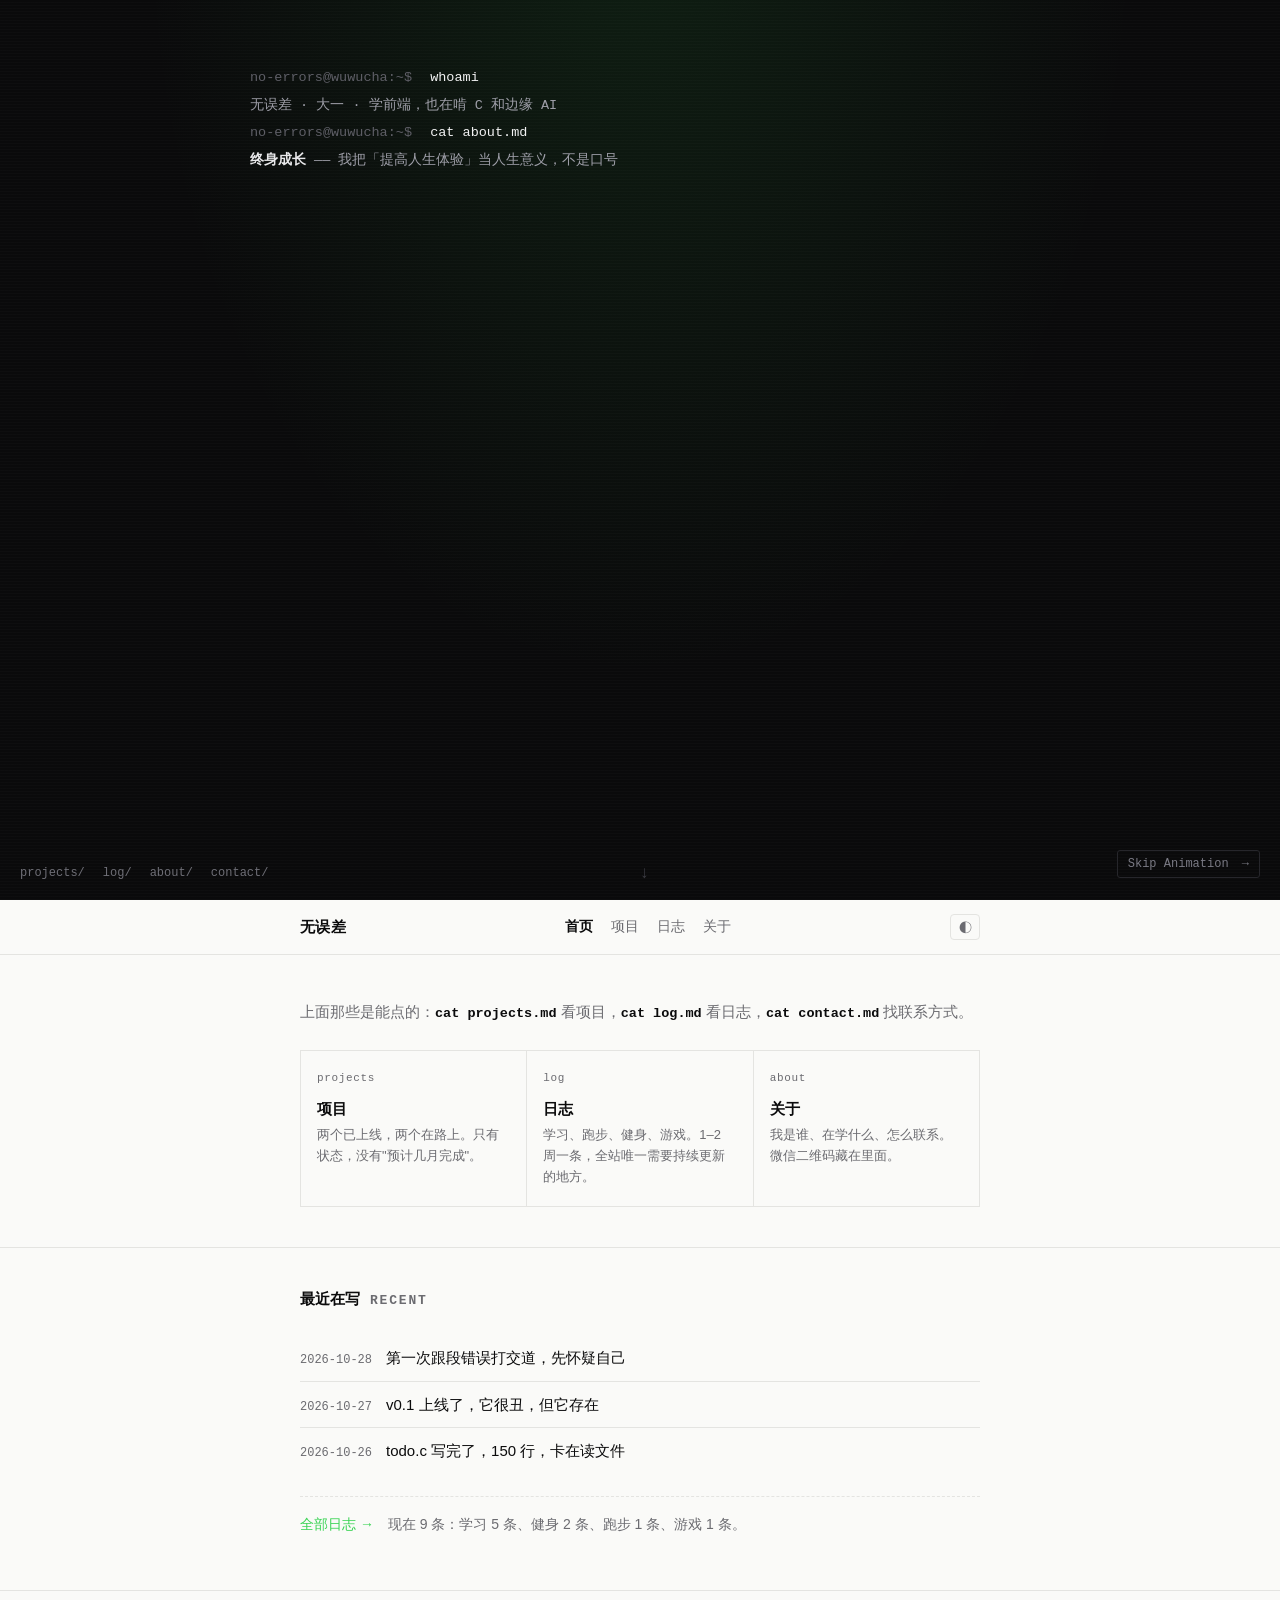
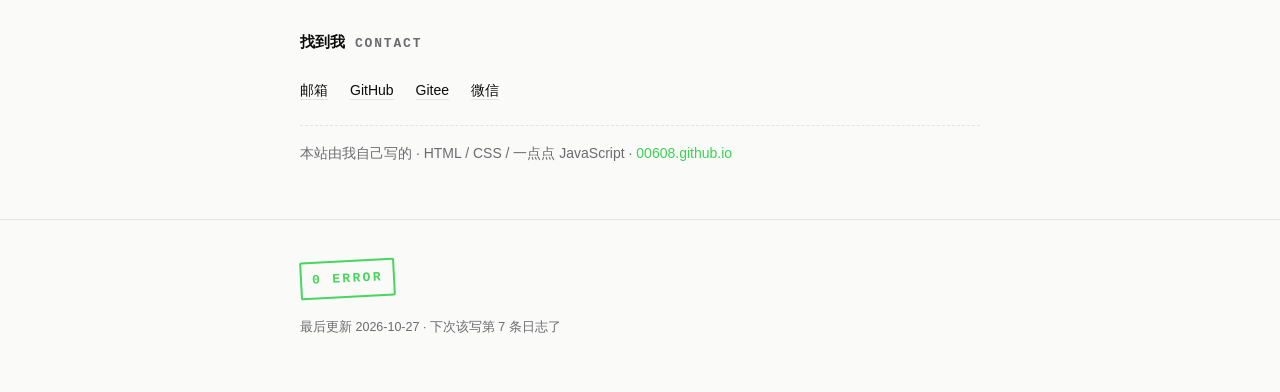
<file: index.html>
<!DOCTYPE html>
<html lang="zh-CN">
<head>
<meta charset="utf-8">
<script>try{var t=localStorage.getItem('we-theme');if(t)document.documentElement.dataset.theme=t;}catch(e){}</script>
<meta name="viewport" content="width=device-width, initial-scale=1">
<title>无误差 | 大一，学前端，也在啃 C 与边缘 AI</title>
<meta name="description" content="无误差（00608）。大一，学前端，也在啃 C 和边缘 AI。终身成长、超级 i 人、跑步、健身、游戏、高敏、自我管理。">
<meta name="theme-color" content="#0A0A0B">
<meta property="og:type" content="website">
<meta property="og:title" content="无误差 | 大一，学前端，也在啃 C 与边缘 AI">
<meta property="og:description" content="终身成长、超级 i 人、跑步、健身、游戏、高敏人群、自我管理、正在学前端。">
<link rel="icon" href="data:image/svg+xml,%3Csvg xmlns='http://www.w3.org/2000/svg' viewBox='0 0 32 32'%3E%3Crect width='32' height='32' fill='%230A0A0B'/%3E%3Ctext x='16' y='23' font-size='18' font-family='monospace' fill='%2339D353' text-anchor='middle'%3E0%3C/text%3E%3C/svg%3E">
<link rel="stylesheet" href="assets/style.css?v=6">
</head>
<body>

<!-- ==================== 第一节：整屏终端 ==================== -->
<section class="boot" id="boot">
  <div class="boot-inner">

    <div class="lines" id="termLines">
      <div class="ln" data-type>
        <span class="ps">no-errors@wuwucha:~$</span><span class="ty">whoami</span>
      </div>
      <div class="ln out">无误差 · 大一 · 学前端，也在啃 C 和边缘 AI</div>

      <div class="ln" data-type>
        <span class="ps">no-errors@wuwucha:~$</span><span class="ty">cat about.md</span>
      </div>
      <div class="ln out"><b>终身成长</b> —— 我把「提高人生体验」当人生意义，不是口号</div>
      <div class="ln out"><b>超级 i 人</b> —— 人群里耗电，独处时充电</div>
      <div class="ln out"><b>跑步爱好者</b> —— 用配速表看自己有没有变快</div>
      <div class="ln out"><b>健身爱好者</b> —— 在练力量和体态，不为拍照</div>
      <div class="ln out"><b>游戏爱好者</b> —— 更关心它为什么好玩、为什么掉帧</div>
      <div class="ln out"><b>高敏人群</b> —— 感受得多，也更容易累；学着用它观察</div>
      <div class="ln out"><b>自我管理</b> —— 在练时间和精力，不靠硬扛意志力</div>

      <div class="ln" data-type>
        <span class="ps">no-errors@wuwucha:~$</span><span class="ty">ls</span>
      </div>
      <div class="ln out dirs"><a href="projects.html">projects/</a><a href="log.html">log/</a><a href="about.html">about/</a><a href="about.html#contact">contact/</a></div>
    </div>

    <div class="lines" id="live" aria-live="polite"></div>

    <div class="cmds" id="cmds">
      <button type="button" data-cmd="whoami">whoami</button>
      <button type="button" data-cmd="cat projects.md">cat projects.md</button>
      <button type="button" data-cmd="cat log.md">cat log.md</button>
      <button type="button" data-cmd="cat about.md">cat about.md</button>
      <button type="button" data-cmd="cat contact.md">cat contact.md</button>
      <button type="button" data-cmd="clear">clear</button>
    </div>

    <p class="boot-hint" id="hint">点上面的命令就能看到内容　·　或者直接往下滚</p>
  </div>

  <div class="boot-nav">
    <a href="projects.html">projects/</a>
    <a href="log.html">log/</a>
    <a href="about.html">about/</a>
    <a href="about.html#contact">contact/</a>
  </div>

  <button class="skip" id="skip" type="button">Skip Animation <span>→</span></button>
  <div class="cue">↓</div>
</section>

<!-- ==================== 第二节：常规站点 ==================== -->
<header class="nav">
  <div class="wrap">
    <a class="brand" href="index.html">无误差</a>
    <nav>
      <a href="index.html" class="active">首页</a>
      <a href="projects.html">项目</a>
      <a href="log.html">日志</a>
      <a href="about.html">关于</a>
    </nav>
    <button class="theme-btn" id="themeBtn" type="button" aria-label="切换明暗主题" aria-pressed="false">◐</button>
  </div>
</header>

<main>

  <section class="section first">
    <div class="wrap">
      <p class="lead">上面那些是能点的：<b>cat projects.md</b> 看项目，<b>cat log.md</b> 看日志，<b>cat contact.md</b> 找联系方式。</p>
      <div class="entries">
        <a class="entry" href="projects.html">
          <em>projects</em>
          <h3>项目</h3>
          <p>两个已上线，两个在路上。只有状态，没有"预计几月完成"。</p>
        </a>
        <a class="entry" href="log.html">
          <em>log</em>
          <h3>日志</h3>
          <p>学习、跑步、健身、游戏。1–2 周一条，全站唯一需要持续更新的地方。</p>
        </a>
        <a class="entry" href="about.html">
          <em>about</em>
          <h3>关于</h3>
          <p>我是谁、在学什么、怎么联系。微信二维码藏在里面。</p>
        </a>
      </div>
    </div>
  </section>

  <section class="section">
    <div class="wrap">
      <h2 class="sec-head"><b>最近在写</b><span>recent</span></h2>
      <ul class="recent">
        <li><span class="d">2026-10-28</span><a href="log.html#l004">第一次跟段错误打交道，先怀疑自己</a></li>
        <li><span class="d">2026-10-27</span><a href="log.html#l001">v0.1 上线了，它很丑，但它存在</a></li>
        <li><span class="d">2026-10-26</span><a href="log.html#l007">todo.c 写完了，150 行，卡在读文件</a></li>
      </ul>
      <p class="empty-note"><a href="log.html">全部日志 →</a>　现在 9 条：学习 5 条、健身 2 条、跑步 1 条、游戏 1 条。</p>
    </div>
  </section>

  <section class="section">
    <div class="wrap">
      <h2 class="sec-head"><b>找到我</b><span>contact</span></h2>
      <ul class="links" style="margin-top:0">
        <li><a href="mailto:276677857@qq.com">邮箱</a></li>
        <li><a href="https://github.com/00608" rel="me noopener" target="_blank">GitHub</a></li>
        <li><a href="https://gitee.com/no-errors-at-all" rel="me noopener" target="_blank">Gitee</a></li>
        <li><a href="about.html#contact">微信</a></li>
      </ul>
      <p class="empty-note">本站由我自己写的 · HTML / CSS / 一点点 JavaScript · <a href="https://00608.github.io/">00608.github.io</a></p>
    </div>
  </section>

</main>

<footer>
  <div class="wrap">
    <span class="stamp" aria-hidden="true">0&nbsp;ERROR</span>
    <p class="fine">最后更新 2026-10-27 · 下次该写第 7 条日志了</p>
  </div>
</footer>

<script src="assets/ui.js?v=6" defer></script>
<script src="assets/terminal.js?v=6" defer></script>
</body>
</html>
</file>
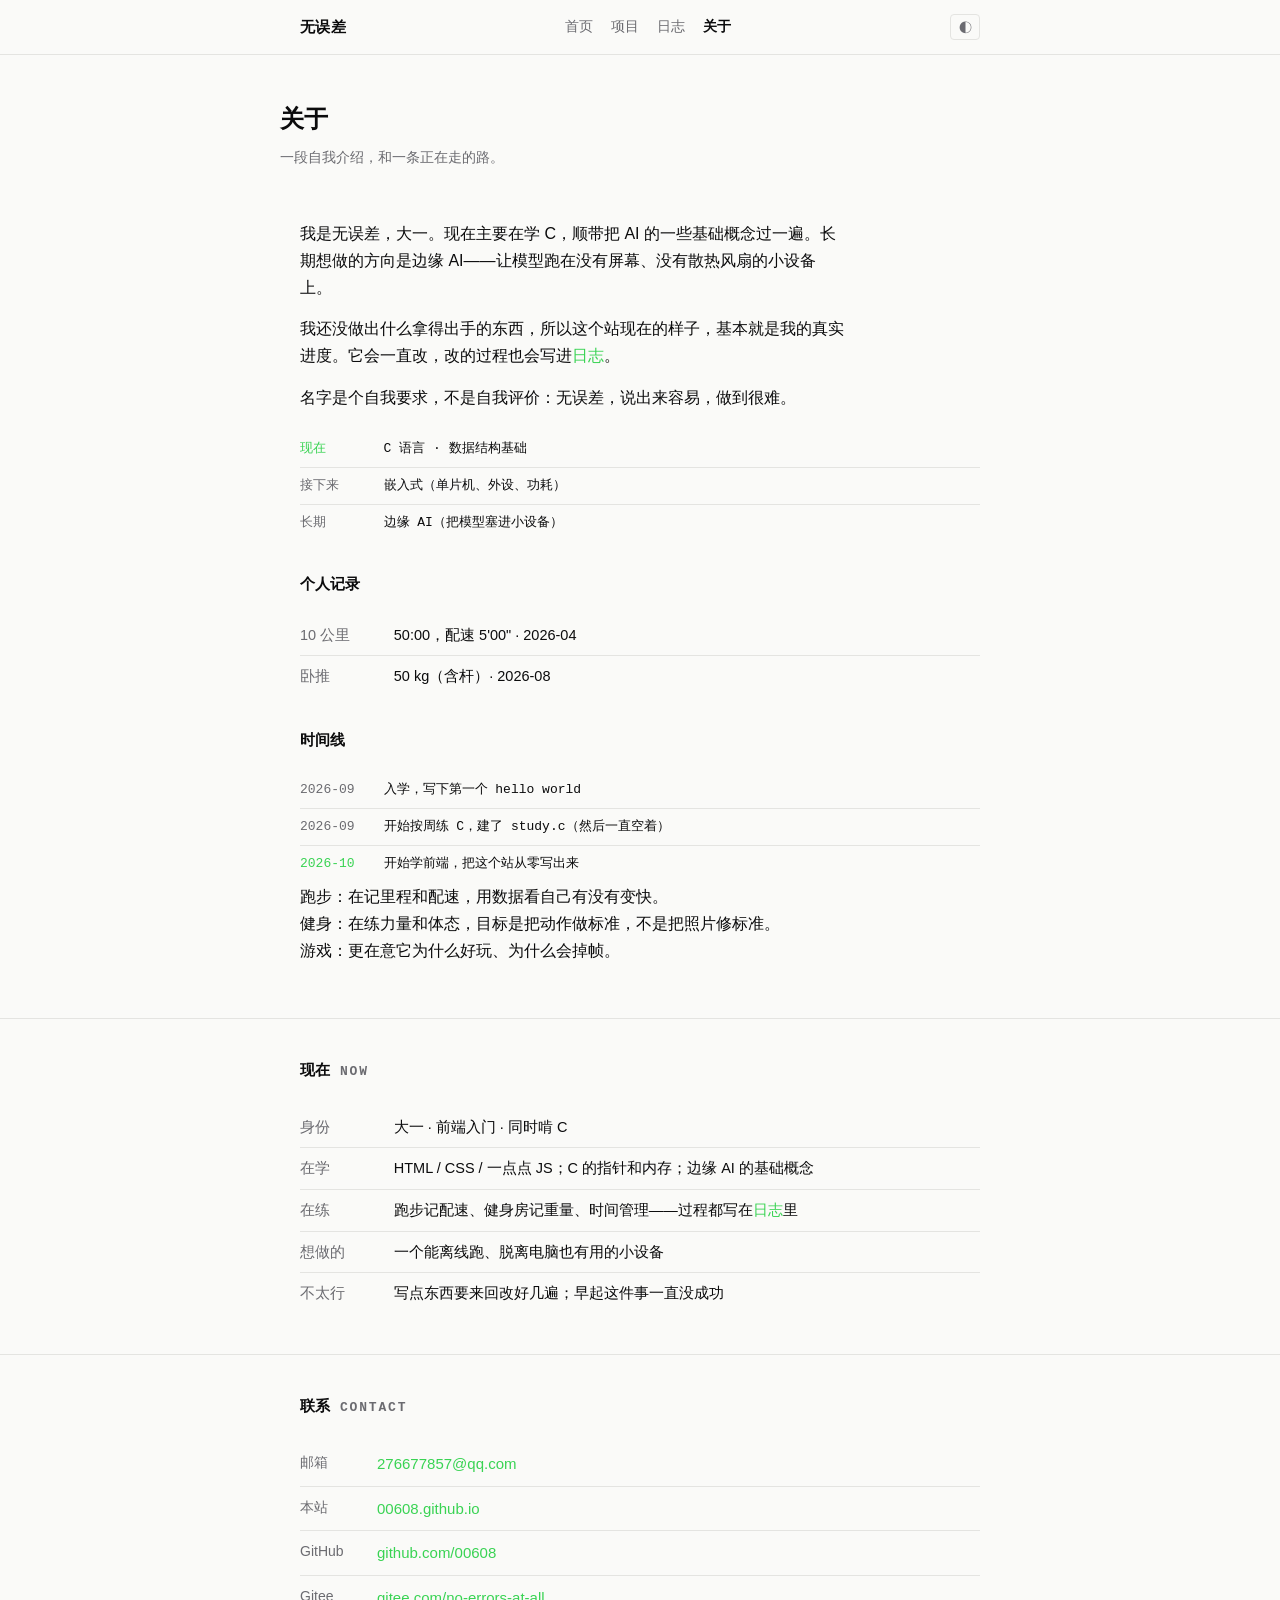
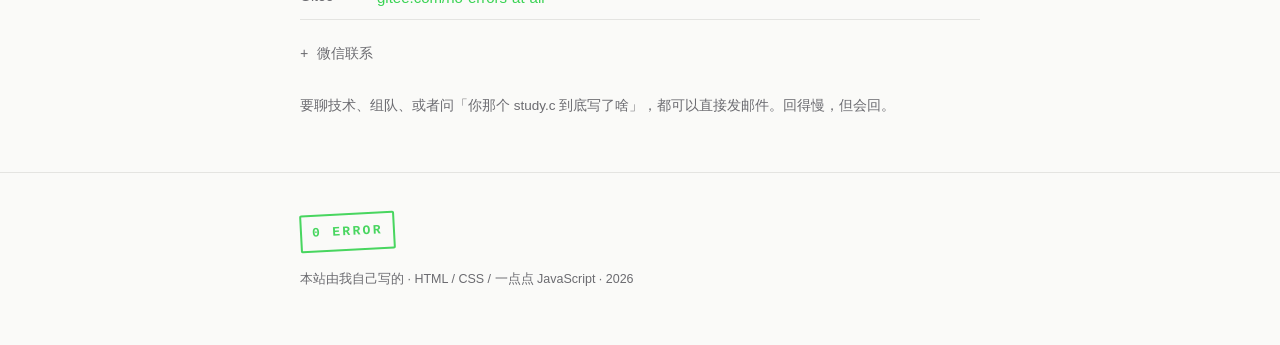
<file: about.html>
<!DOCTYPE html>
<html lang="zh-CN">
<head>
<meta charset="utf-8">
<script>/* 尽早应用已保存的主题，避免闪一下 */try{var t=localStorage.getItem('we-theme');if(t)document.documentElement.dataset.theme=t;}catch(e){}</script>
<meta name="viewport" content="width=device-width, initial-scale=1">
<title>关于 | 无误差</title>
<meta name="description" content="无误差是谁：大一，在学 C，长期想做边缘 AI。附联系方式与微信。">
<meta name="theme-color" content="#0B0B0C">
<meta property="og:type" content="website">
<meta property="og:title" content="关于 | 无误差">
<meta property="og:description" content="大一，在学 C，长期想做边缘 AI。">
<link rel="icon" href="data:image/svg+xml,%3Csvg xmlns='http://www.w3.org/2000/svg' viewBox='0 0 32 32'%3E%3Crect width='32' height='32' fill='%230B0B0C'/%3E%3Ctext x='16' y='23' font-size='18' font-family='monospace' fill='%2339D353' text-anchor='middle'%3E0%3C/text%3E%3C/svg%3E">
<link rel="stylesheet" href="assets/style.css?v=6">
</head>
<body>

<header class="nav">
  <div class="wrap">
    <a class="brand" href="index.html">无误差</a>
    <nav>
      <a href="index.html">首页</a>
      <a href="projects.html">项目</a>
      <a href="log.html">日志</a>
      <a href="about.html" class="active">关于</a>
    </nav>
    <button class="theme-btn" id="themeBtn" type="button" aria-label="切换明暗主题" aria-pressed="false">◐</button>
  </div>
</header>

<main>
  <div class="wrap page-head">
    <h1>关于</h1>
    <p>一段自我介绍，和一条正在走的路。</p>
  </div>

  <section class="section about">
    <div class="wrap">
      <p>我是无误差，大一。现在主要在学 C，顺带把 AI 的一些基础概念过一遍。长期想做的方向是边缘 AI——让模型跑在没有屏幕、没有散热风扇的小设备上。</p>
      <p>我还没做出什么拿得出手的东西，所以这个站现在的样子，基本就是我的真实进度。它会一直改，改的过程也会写进<a href="log.html">日志</a>。</p>
      <p>名字是个自我要求，不是自我评价：无误差，说出来容易，做到很难。</p>

      <ul class="road">
        <li><span class="st cur-st">现在</span><span>C 语言 · 数据结构基础</span></li>
        <li><span class="st">接下来</span><span>嵌入式（单片机、外设、功耗）</span></li>
        <li><span class="st">长期</span><span>边缘 AI（把模型塞进小设备）</span></li>
      </ul>

      <h3 class="sub">个人记录</h3>
      <ul class="kv">
        <li><span class="k">10 公里</span><span>50:00，配速 5'00" · 2026-04</span></li>
        <li><span class="k">卧推</span><span>50 kg（含杆）· 2026-08</span></li>
      </ul>

      <h3 class="sub">时间线</h3>
      <ul class="road">
        <li><span class="st">2026-09</span><span>入学，写下第一个 hello world</span></li>
        <li><span class="st">2026-09</span><span>开始按周练 C，建了 study.c（然后一直空着）</span></li>
        <li><span class="st cur-st">2026-10</span><span>开始学前端，把这个站从零写出来</span></li>
      </ul>

      <p class="mt">跑步：在记里程和配速，用数据看自己有没有变快。<br>
      健身：在练力量和体态，目标是把动作做标准，不是把照片修标准。<br>
      游戏：更在意它为什么好玩、为什么会掉帧。</p>
    </div>
  </section>

  <section class="section">
    <div class="wrap">
      <h2 class="sec-head"><b>现在</b><span>now</span></h2>
      <ul class="kv">
        <li><span class="k">身份</span><span>大一 · 前端入门 · 同时啃 C</span></li>
        <li><span class="k">在学</span><span>HTML / CSS / 一点点 JS；C 的指针和内存；边缘 AI 的基础概念</span></li>
        <li><span class="k">在练</span><span>跑步记配速、健身房记重量、时间管理——过程都写在<a href="log.html">日志</a>里</span></li>
        <li><span class="k">想做的</span><span>一个能离线跑、脱离电脑也有用的小设备</span></li>
        <li><span class="k">不太行</span><span>写点东西要来回改好几遍；早起这件事一直没成功</span></li>
      </ul>
    </div>
  </section>

  <section class="section" id="contact">
    <div class="wrap">
      <h2 class="sec-head"><b>联系</b><span>contact</span></h2>

      <ul class="contact-list">
        <li><span class="k">邮箱</span><a href="mailto:276677857@qq.com">276677857@qq.com</a></li>
        <li><span class="k">本站</span><a href="https://00608.github.io/">00608.github.io</a></li>
        <li><span class="k">GitHub</span><a href="https://github.com/00608" rel="me noopener" target="_blank">github.com/00608</a></li>
        <li><span class="k">Gitee</span><a href="https://gitee.com/no-errors-at-all" rel="me noopener" target="_blank">gitee.com/no-errors-at-all</a></li>
      </ul>

      <details>
        <summary>微信联系</summary>
        <div class="qr-box">
          <img src="assets/wechat-qr.webp" width="180" height="180"
               alt="微信二维码：扫码添加无误差"
               onerror="this.style.display='none';this.nextElementSibling.style.display='block';">
          <small style="display:none">二维码还没放进来。把图片存成 <code>assets/wechat-qr.webp</code> 就会显示。</small>
          <small>加了说一声「来自个人站」，我就知道你是从哪来的。</small>
        </div>
      </details>

      <p class="mt muted" style="font-size:13.5px">要聊技术、组队、或者问「你那个 study.c 到底写了啥」，都可以直接发邮件。回得慢，但会回。</p>
    </div>
  </section>
</main>

<footer>
  <div class="wrap">
    <span class="stamp" aria-hidden="true">0&nbsp;ERROR</span>
    <p class="fine">本站由我自己写的 · HTML / CSS / 一点点 JavaScript · 2026</p>
  </div>
</footer>

<script src="assets/ui.js?v=6" defer></script>
</body>
</html>
</file>
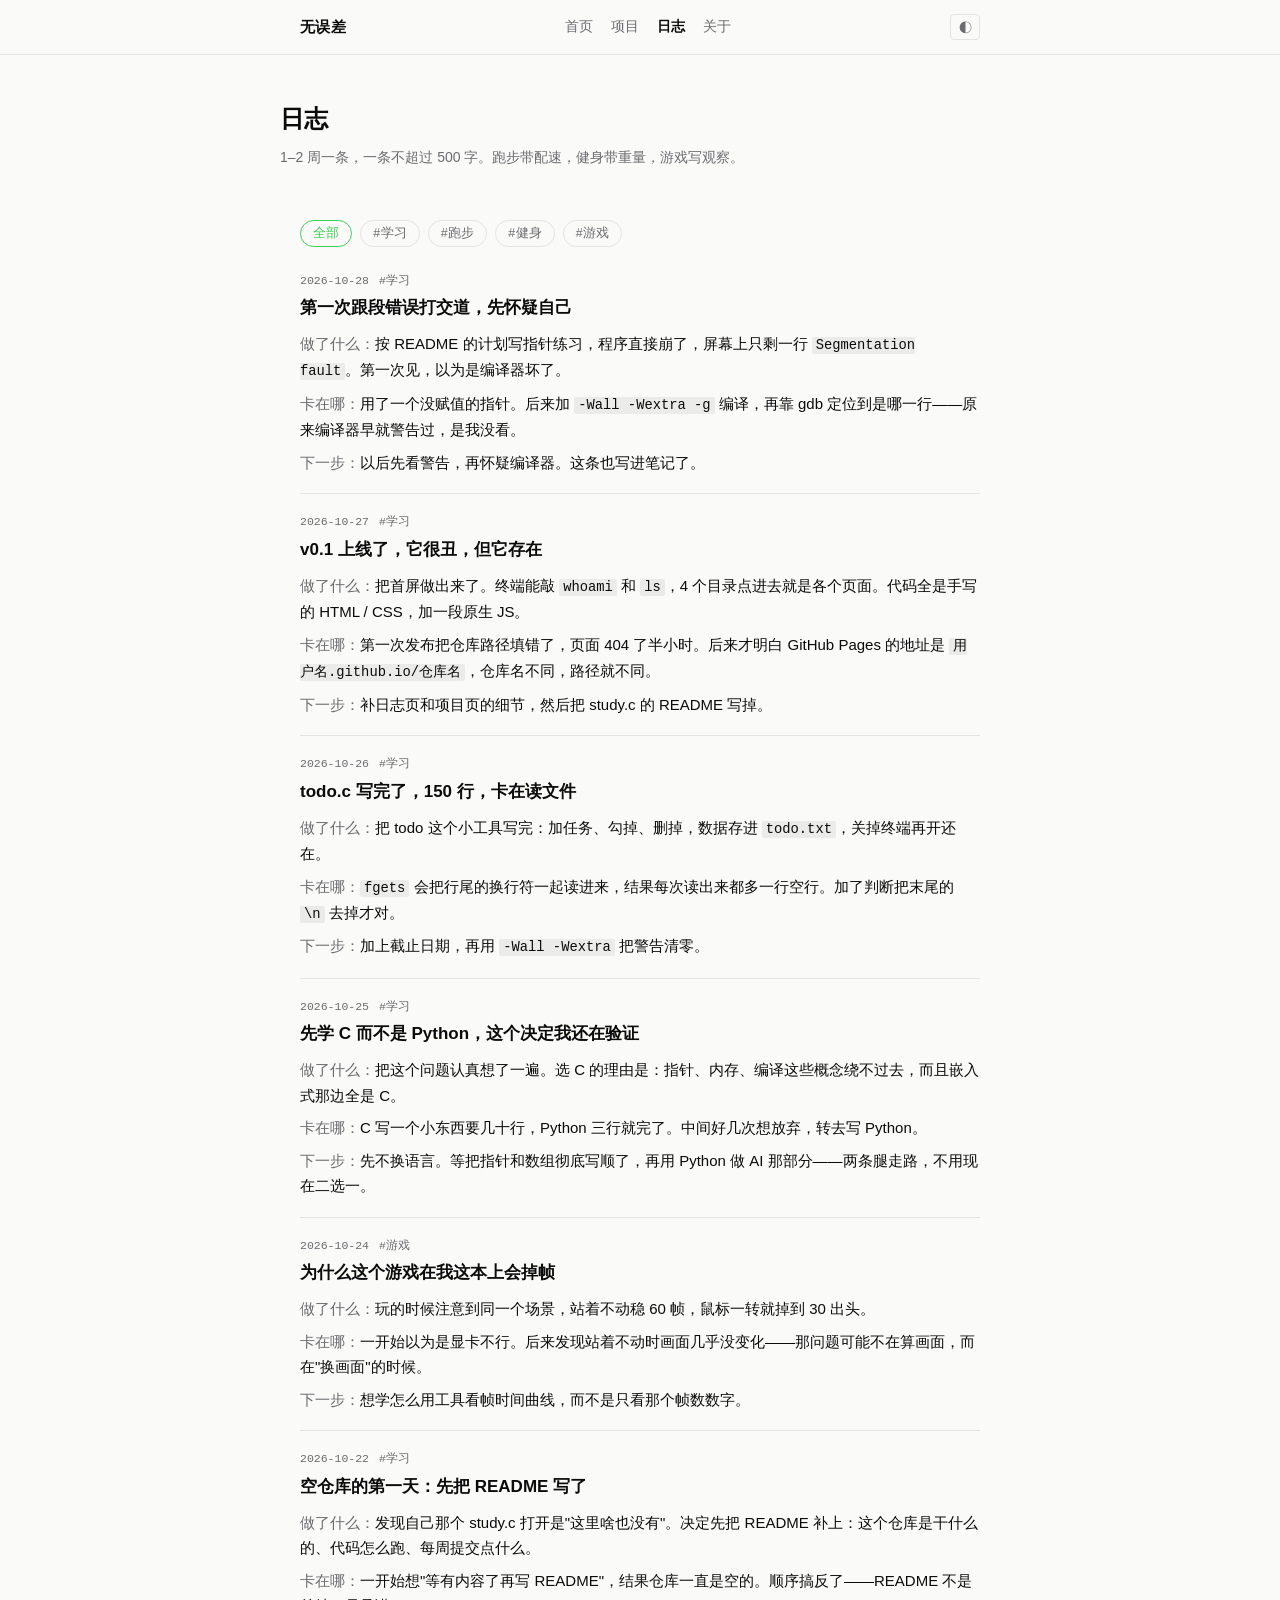
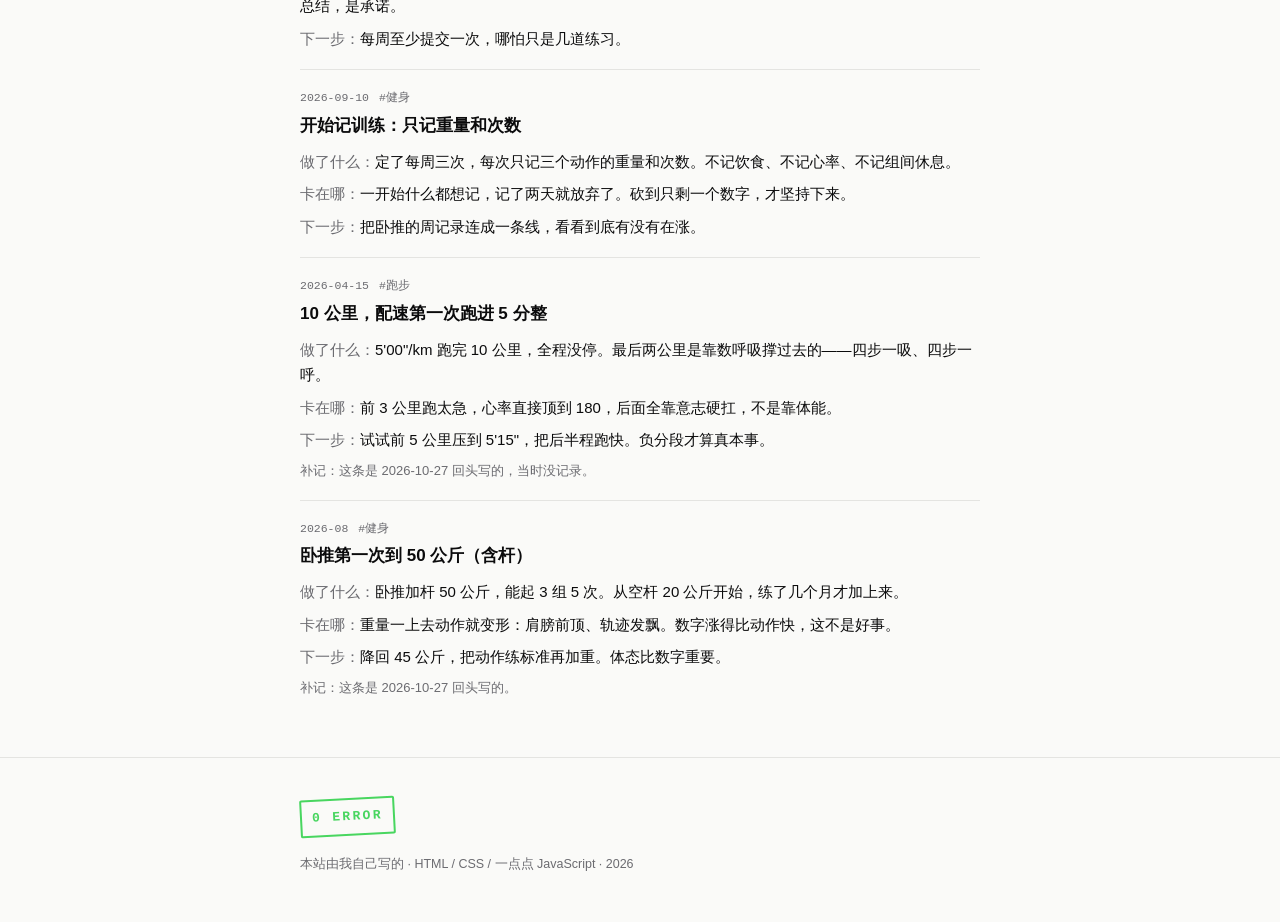
<file: log.html>
<!DOCTYPE html>
<html lang="zh-CN">
<head>
<meta charset="utf-8">
<script>/* 尽早应用已保存的主题，避免闪一下 */try{var t=localStorage.getItem('we-theme');if(t)document.documentElement.dataset.theme=t;}catch(e){}</script>
<meta name="viewport" content="width=device-width, initial-scale=1">
<title>日志 | 无误差</title>
<meta name="description" content="学习、跑步、游戏的记录。1–2 周一条，断更说明在忙（或者在偷懒）。">
<meta name="theme-color" content="#0B0B0C">
<meta property="og:type" content="website">
<meta property="og:title" content="日志 | 无误差">
<meta property="og:description" content="学习、跑步、游戏的记录。一条不超过 500 字。">
<link rel="icon" href="data:image/svg+xml,%3Csvg xmlns='http://www.w3.org/2000/svg' viewBox='0 0 32 32'%3E%3Crect width='32' height='32' fill='%230B0B0C'/%3E%3Ctext x='16' y='23' font-size='18' font-family='monospace' fill='%2339D353' text-anchor='middle'%3E0%3C/text%3E%3C/svg%3E">
<link rel="stylesheet" href="assets/style.css?v=6">
</head>
<body>

<header class="nav">
  <div class="wrap">
    <a class="brand" href="index.html">无误差</a>
    <nav>
      <a href="index.html">首页</a>
      <a href="projects.html">项目</a>
      <a href="log.html" class="active">日志</a>
      <a href="about.html">关于</a>
    </nav>
    <button class="theme-btn" id="themeBtn" type="button" aria-label="切换明暗主题" aria-pressed="false">◐</button>
  </div>
</header>

<main>
  <div class="wrap page-head">
    <h1>日志</h1>
    <p>1–2 周一条，一条不超过 500 字。跑步带配速，健身带重量，游戏写观察。</p>
  </div>

  <section class="section">
    <div class="wrap">

      <div id="filterBar">
        <button type="button" data-filter="all" class="on">全部</button>
        <button type="button" data-filter="学习">#学习</button>
        <button type="button" data-filter="跑步">#跑步</button>
        <button type="button" data-filter="健身">#健身</button>
        <button type="button" data-filter="游戏">#游戏</button>
      </div>

      <article class="log" id="l004" data-tag="学习">
        <div class="log-meta"><span>2026-10-28</span><span>#学习</span></div>
        <h3>第一次跟段错误打交道，先怀疑自己</h3>
        <p><span class="k">做了什么：</span>按 README 的计划写指针练习，程序直接崩了，屏幕上只剩一行 <code>Segmentation fault</code>。第一次见，以为是编译器坏了。</p>
        <p><span class="k">卡在哪：</span>用了一个没赋值的指针。后来加 <code>-Wall -Wextra -g</code> 编译，再靠 gdb 定位到是哪一行——原来编译器早就警告过，是我没看。</p>
        <p><span class="k">下一步：</span>以后先看警告，再怀疑编译器。这条也写进笔记了。</p>
      </article>

      <article class="log" id="l001" data-tag="学习">
        <div class="log-meta"><span>2026-10-27</span><span>#学习</span></div>
        <h3>v0.1 上线了，它很丑，但它存在</h3>
        <p><span class="k">做了什么：</span>把首屏做出来了。终端能敲 <code>whoami</code> 和 <code>ls</code>，4 个目录点进去就是各个页面。代码全是手写的 HTML / CSS，加一段原生 JS。</p>
        <p><span class="k">卡在哪：</span>第一次发布把仓库路径填错了，页面 404 了半小时。后来才明白 GitHub Pages 的地址是 <code>用户名.github.io/仓库名</code>，仓库名不同，路径就不同。</p>
        <p><span class="k">下一步：</span>补日志页和项目页的细节，然后把 study.c 的 README 写掉。</p>
      </article>

      <article class="log" id="l007" data-tag="学习">
        <div class="log-meta"><span>2026-10-26</span><span>#学习</span></div>
        <h3>todo.c 写完了，150 行，卡在读文件</h3>
        <p><span class="k">做了什么：</span>把 todo 这个小工具写完：加任务、勾掉、删掉，数据存进 <code>todo.txt</code>，关掉终端再开还在。</p>
        <p><span class="k">卡在哪：</span><code>fgets</code> 会把行尾的换行符一起读进来，结果每次读出来都多一行空行。加了判断把末尾的 <code>\n</code> 去掉才对。</p>
        <p><span class="k">下一步：</span>加上截止日期，再用 <code>-Wall -Wextra</code> 把警告清零。</p>
      </article>

      <article class="log" id="l002" data-tag="学习">
        <div class="log-meta"><span>2026-10-25</span><span>#学习</span></div>
        <h3>先学 C 而不是 Python，这个决定我还在验证</h3>
        <p><span class="k">做了什么：</span>把这个问题认真想了一遍。选 C 的理由是：指针、内存、编译这些概念绕不过去，而且嵌入式那边全是 C。</p>
        <p><span class="k">卡在哪：</span>C 写一个小东西要几十行，Python 三行就完了。中间好几次想放弃，转去写 Python。</p>
        <p><span class="k">下一步：</span>先不换语言。等把指针和数组彻底写顺了，再用 Python 做 AI 那部分——两条腿走路，不用现在二选一。</p>
      </article>

      <article class="log" id="l008" data-tag="游戏">
        <div class="log-meta"><span>2026-10-24</span><span>#游戏</span></div>
        <h3>为什么这个游戏在我这本上会掉帧</h3>
        <p><span class="k">做了什么：</span>玩的时候注意到同一个场景，站着不动稳 60 帧，鼠标一转就掉到 30 出头。</p>
        <p><span class="k">卡在哪：</span>一开始以为是显卡不行。后来发现站着不动时画面几乎没变化——那问题可能不在算画面，而在"换画面"的时候。</p>
        <p><span class="k">下一步：</span>想学怎么用工具看帧时间曲线，而不是只看那个帧数数字。</p>
      </article>

      <article class="log" id="l003" data-tag="学习">
        <div class="log-meta"><span>2026-10-22</span><span>#学习</span></div>
        <h3>空仓库的第一天：先把 README 写了</h3>
        <p><span class="k">做了什么：</span>发现自己那个 study.c 打开是"这里啥也没有"。决定先把 README 补上：这个仓库是干什么的、代码怎么跑、每周提交点什么。</p>
        <p><span class="k">卡在哪：</span>一开始想"等有内容了再写 README"，结果仓库一直是空的。顺序搞反了——README 不是总结，是承诺。</p>
        <p><span class="k">下一步：</span>每周至少提交一次，哪怕只是几道练习。</p>
      </article>

      <article class="log" id="l009" data-tag="健身">
        <div class="log-meta"><span>2026-09-10</span><span>#健身</span></div>
        <h3>开始记训练：只记重量和次数</h3>
        <p><span class="k">做了什么：</span>定了每周三次，每次只记三个动作的重量和次数。不记饮食、不记心率、不记组间休息。</p>
        <p><span class="k">卡在哪：</span>一开始什么都想记，记了两天就放弃了。砍到只剩一个数字，才坚持下来。</p>
        <p><span class="k">下一步：</span>把卧推的周记录连成一条线，看看到底有没有在涨。</p>
      </article>

      <!-- 补记的两条：比日志开始的时间还早，所以放在最后 -->
      <article class="log" id="l005" data-tag="跑步">
        <div class="log-meta"><span>2026-04-15</span><span>#跑步</span></div>
        <h3>10 公里，配速第一次跑进 5 分整</h3>
        <p><span class="k">做了什么：</span>5'00"/km 跑完 10 公里，全程没停。最后两公里是靠数呼吸撑过去的——四步一吸、四步一呼。</p>
        <p><span class="k">卡在哪：</span>前 3 公里跑太急，心率直接顶到 180，后面全靠意志硬扛，不是靠体能。</p>
        <p><span class="k">下一步：</span>试试前 5 公里压到 5'15"，把后半程跑快。负分段才算真本事。</p>
        <p class="muted" style="font-size:13px">补记：这条是 2026-10-27 回头写的，当时没记录。</p>
      </article>

      <article class="log" id="l006" data-tag="健身">
        <div class="log-meta"><span>2026-08</span><span>#健身</span></div>
        <h3>卧推第一次到 50 公斤（含杆）</h3>
        <p><span class="k">做了什么：</span>卧推加杆 50 公斤，能起 3 组 5 次。从空杆 20 公斤开始，练了几个月才加上来。</p>
        <p><span class="k">卡在哪：</span>重量一上去动作就变形：肩膀前顶、轨迹发飘。数字涨得比动作快，这不是好事。</p>
        <p><span class="k">下一步：</span>降回 45 公斤，把动作练标准再加重。体态比数字重要。</p>
        <p class="muted" style="font-size:13px">补记：这条是 2026-10-27 回头写的。</p>
      </article>

      <p id="filterEmpty" hidden>这一类还没有记录。</p>

    </div>
  </section>
</main>

<footer>
  <div class="wrap">
    <span class="stamp" aria-hidden="true">0&nbsp;ERROR</span>
    <p class="fine">本站由我自己写的 · HTML / CSS / 一点点 JavaScript · 2026</p>
  </div>
</footer>

<script src="assets/ui.js?v=6" defer></script>
</body>
</html>
</file>
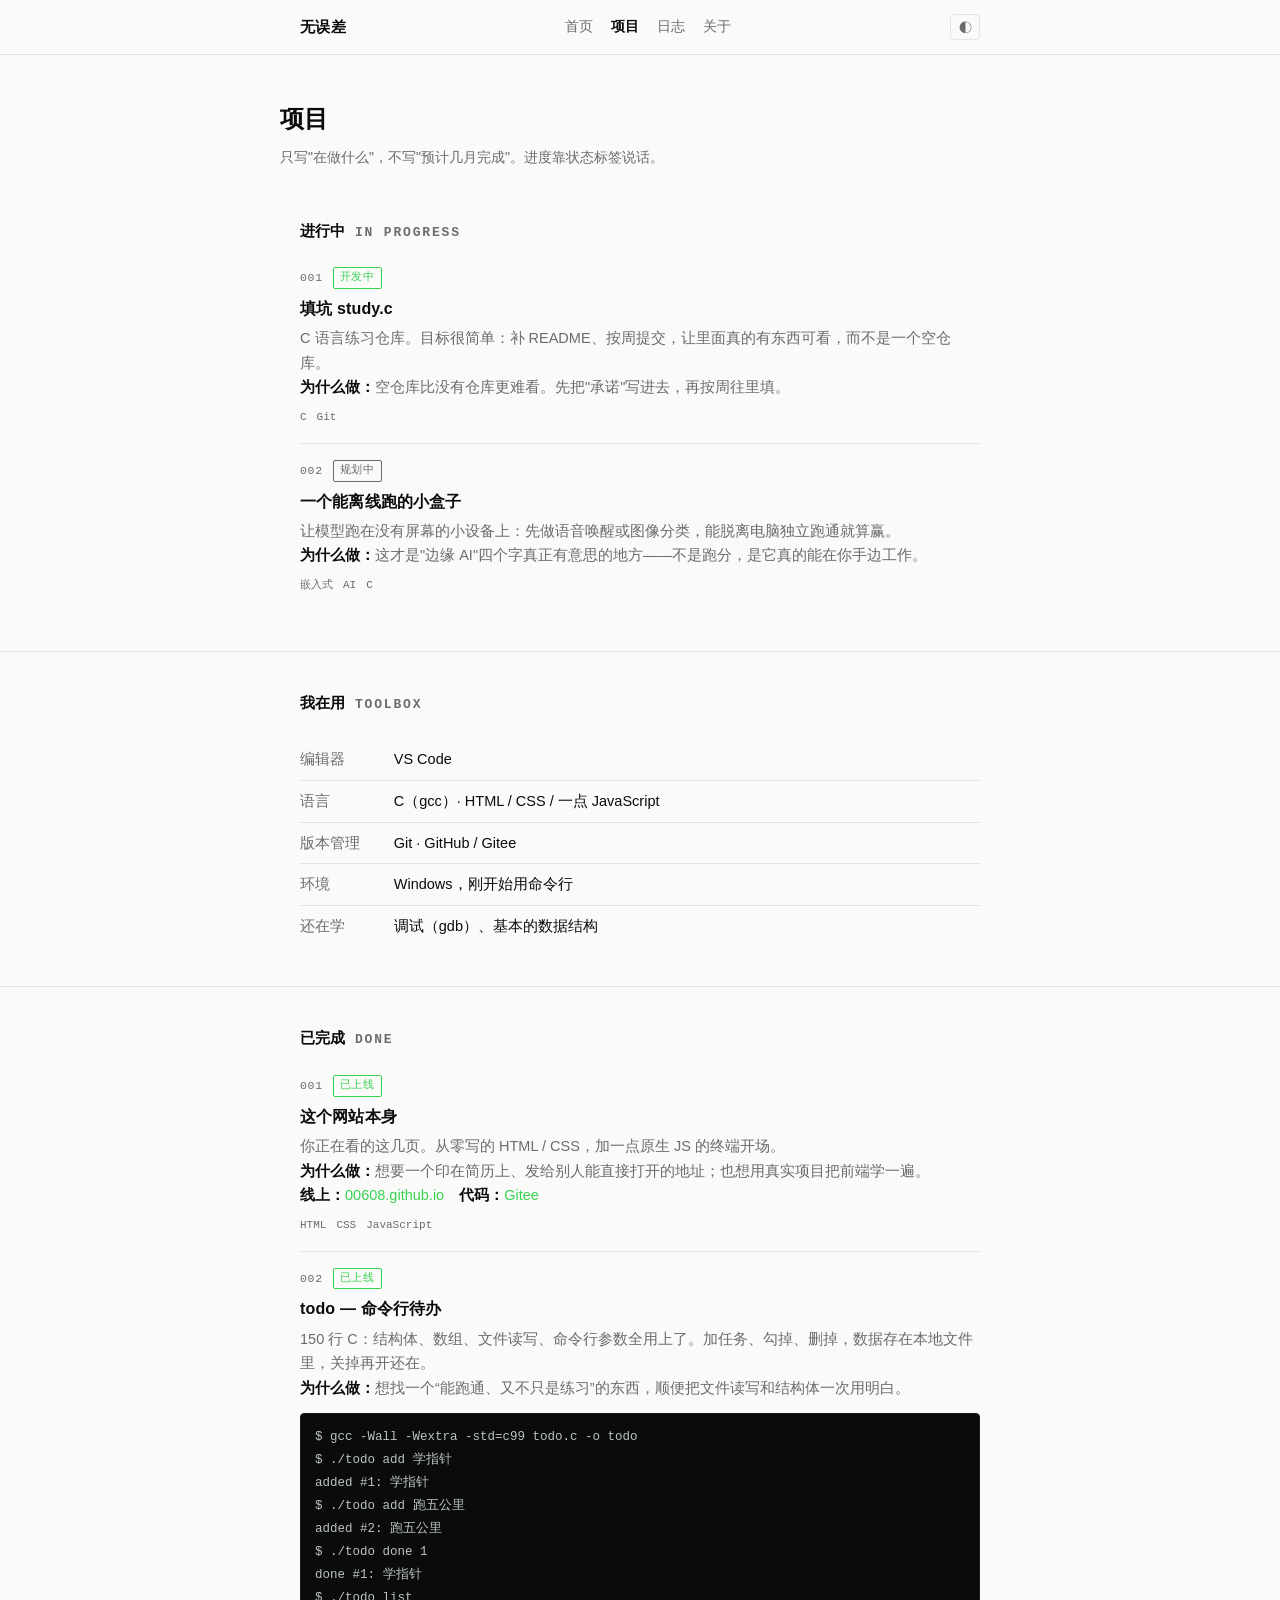
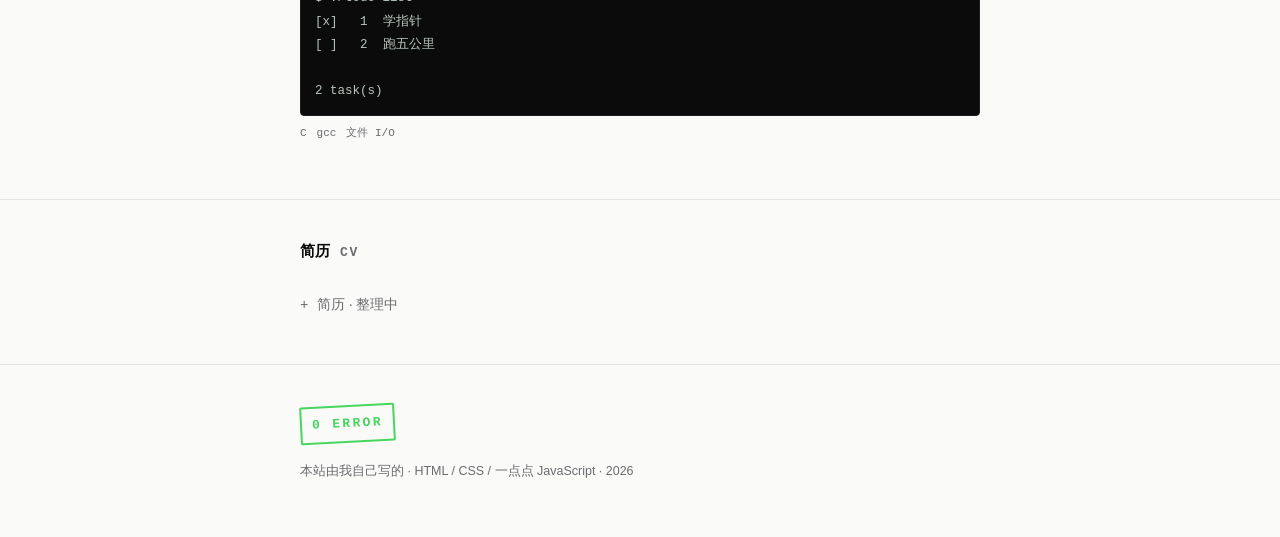
<file: projects.html>
<!DOCTYPE html>
<html lang="zh-CN">
<head>
<meta charset="utf-8">
<script>/* 尽早应用已保存的主题，避免闪一下 */try{var t=localStorage.getItem('we-theme');if(t)document.documentElement.dataset.theme=t;}catch(e){}</script>
<meta name="viewport" content="width=device-width, initial-scale=1">
<title>项目 | 无误差</title>
<meta name="description" content="在做的事和打算做的事：这个网站、study.c、一个能离线跑的小盒子。">
<meta name="theme-color" content="#0B0B0C">
<meta property="og:type" content="website">
<meta property="og:title" content="项目 | 无误差">
<meta property="og:description" content="在做的事和打算做的事。状态标签比日期诚实。">
<link rel="icon" href="data:image/svg+xml,%3Csvg xmlns='http://www.w3.org/2000/svg' viewBox='0 0 32 32'%3E%3Crect width='32' height='32' fill='%230B0B0C'/%3E%3Ctext x='16' y='23' font-size='18' font-family='monospace' fill='%2339D353' text-anchor='middle'%3E0%3C/text%3E%3C/svg%3E">
<link rel="stylesheet" href="assets/style.css?v=6">
</head>
<body>

<header class="nav">
  <div class="wrap">
    <a class="brand" href="index.html">无误差</a>
    <nav>
      <a href="index.html">首页</a>
      <a href="projects.html" class="active">项目</a>
      <a href="log.html">日志</a>
      <a href="about.html">关于</a>
    </nav>
    <button class="theme-btn" id="themeBtn" type="button" aria-label="切换明暗主题" aria-pressed="false">◐</button>
  </div>
</header>

<main>
  <div class="wrap page-head">
    <h1>项目</h1>
    <p>只写"在做什么"，不写"预计几月完成"。进度靠状态标签说话。</p>
  </div>

  <!-- 进行中 / 即将开发 -->
  <section class="section">
    <div class="wrap">
      <h2 class="sec-head"><b>进行中</b><span>in progress</span></h2>

      <article class="card">
        <div class="card-top"><span class="idx">001</span><span class="badge doing">开发中</span></div>
        <h3>填坑 study.c</h3>
        <p>C 语言练习仓库。目标很简单：补 README、按周提交，让里面真的有东西可看，而不是一个空仓库。</p>
        <p class="why"><b>为什么做：</b>空仓库比没有仓库更难看。先把"承诺"写进去，再按周往里填。</p>
        <div class="tags"><i>C</i><i>Git</i></div>
      </article>

      <article class="card">
        <div class="card-top"><span class="idx">002</span><span class="badge plan">规划中</span></div>
        <h3>一个能离线跑的小盒子</h3>
        <p>让模型跑在没有屏幕的小设备上：先做语音唤醒或图像分类，能脱离电脑独立跑通就算赢。</p>
        <p class="why"><b>为什么做：</b>这才是"边缘 AI"四个字真正有意思的地方——不是跑分，是它真的能在你手边工作。</p>
        <div class="tags"><i>嵌入式</i><i>AI</i><i>C</i></div>
      </article>
    </div>
  </section>

  <!-- 我在用 -->
  <section class="section">
    <div class="wrap">
      <h2 class="sec-head"><b>我在用</b><span>toolbox</span></h2>
      <ul class="kv">
        <li><span class="k">编辑器</span><span>VS Code</span></li>
        <li><span class="k">语言</span><span>C（gcc）· HTML / CSS / 一点 JavaScript</span></li>
        <li><span class="k">版本管理</span><span>Git · GitHub / Gitee</span></li>
        <li><span class="k">环境</span><span>Windows，刚开始用命令行</span></li>
        <li><span class="k">还在学</span><span>调试（gdb）、基本的数据结构</span></li>
      </ul>
    </div>
  </section>

  <!-- 已完成 -->
  <section class="section">
    <div class="wrap">
      <h2 class="sec-head"><b>已完成</b><span>done</span></h2>

      <article class="card">
        <div class="card-top"><span class="idx">001</span><span class="badge on">已上线</span></div>
        <h3>这个网站本身</h3>
        <p>你正在看的这几页。从零写的 HTML / CSS，加一点原生 JS 的终端开场。</p>
        <p class="why"><b>为什么做：</b>想要一个印在简历上、发给别人能直接打开的地址；也想用真实项目把前端学一遍。</p>
        <p class="why"><b>线上：</b><a href="https://00608.github.io/" target="_blank" rel="noopener">00608.github.io</a>　<b>代码：</b><a href="https://gitee.com/no-errors-at-all/wuwucha" target="_blank" rel="noopener">Gitee</a></p>
        <div class="tags"><i>HTML</i><i>CSS</i><i>JavaScript</i></div>
      </article>

      <article class="card">
        <div class="card-top"><span class="idx">002</span><span class="badge on">已上线</span></div>
        <h3>todo — 命令行待办</h3>
        <p>150 行 C：结构体、数组、文件读写、命令行参数全用上了。加任务、勾掉、删掉，数据存在本地文件里，关掉再开还在。</p>
        <p class="why"><b>为什么做：</b>想找一个“能跑通、又不只是练习”的东西，顺便把文件读写和结构体一次用明白。</p>
        <pre class="codeblock">$ gcc -Wall -Wextra -std=c99 todo.c -o todo
$ ./todo add 学指针
added #1: 学指针
$ ./todo add 跑五公里
added #2: 跑五公里
$ ./todo done 1
done #1: 学指针
$ ./todo list
[x]   1  学指针
[ ]   2  跑五公里

2 task(s)</pre>
        <div class="tags"><i>C</i><i>gcc</i><i>文件 I/O</i></div>
      </article>
    </div>
  </section>

  <!-- 简历 -->
  <section class="section">
    <div class="wrap">
      <h2 class="sec-head"><b>简历</b><span>cv</span></h2>
      <details>
        <summary>简历 · 整理中</summary>
        <div class="qr-box">
          <small style="margin-top:12px">现在还不放出来，是因为大一还没有够硬的内容——一张很薄的 PDF 挂上去是减分。</small>
          <small>计划：等有一个能跑通的项目，再写第一版。想提前看，直接<a href="mailto:276677857@qq.com">发邮件问我</a>。</small>
        </div>
      </details>
    </div>
  </section>
</main>

<footer>
  <div class="wrap">
    <span class="stamp" aria-hidden="true">0&nbsp;ERROR</span>
    <p class="fine">本站由我自己写的 · HTML / CSS / 一点点 JavaScript · 2026</p>
  </div>
</footer>

<script src="assets/ui.js?v=6" defer></script>
</body>
</html>
</file>
<file: assets/style.css>
/* =========================================================
   无误差 · 个人站 公共样式
   改颜色 → 只改 :root 里的变量
   ========================================================= */
:root{
  --ink:#0B0B0C;
  --paper:#FAFAF8;
  --muted:#6B6B70;
  --line:#E4E4E1;
  --accent:#39D353;          /* 全站唯一彩色 */
  --term-bg:#0B0B0C;         /* 终端固定黑底 */
  --term-dim:#7A7A82;
  --term-cmd:#F2F2F0;
  --term-out:#D6D6D8;
  --max:720px;
}
@media (prefers-color-scheme: dark){
  :root{ --ink:#F2F2F0; --paper:#111112; --muted:#9A9AA0; --line:#2A2A2E; }
}

*,*::before,*::after{ box-sizing:border-box; }
html{ -webkit-text-size-adjust:100%; }
body{
  margin:0;
  background:var(--paper);
  color:var(--ink);
  font-family:-apple-system,BlinkMacSystemFont,"Segoe UI","Noto Sans SC","PingFang SC","Hiragino Sans GB",sans-serif;
  font-size:16px;
  line-height:1.7;
  -webkit-font-smoothing:antialiased;
}
a{ color:var(--accent); text-decoration:none; }
a:hover{ text-decoration:underline; text-underline-offset:3px; }
:focus-visible{ outline:2px solid var(--accent); outline-offset:3px; border-radius:2px; }
code{
  font-family:ui-monospace,SFMono-Regular,Menlo,monospace;
  font-size:.92em; background:rgba(127,127,127,.12);
  padding:1px 4px; border-radius:2px;
}

.wrap{ max-width:var(--max); margin:0 auto; padding:0 20px; }

/* ---------------- 导航 ---------------- */
.nav{ border-bottom:1px solid var(--line); }
.nav .wrap{
  display:flex; align-items:center; justify-content:space-between;
  gap:16px; padding-top:14px; padding-bottom:14px;
}
.brand{ color:var(--ink); font-weight:600; letter-spacing:.02em; font-size:15px; }
.brand:hover{ text-decoration:none; color:var(--accent); }
.nav nav{ display:flex; gap:18px; font-size:14px; }
.nav nav a{ color:var(--muted); }
.nav nav a:hover{ color:var(--accent); text-decoration:none; }
.nav nav a.active{ color:var(--ink); font-weight:600; }

/* ---------------- 首屏 ---------------- */
.hero{ padding:36px 0 56px; }
.term{
  position:relative;
  background:var(--term-bg);
  border:1px solid #232326;
  border-radius:6px;
  overflow:hidden;
}
.term-bar{
  display:flex; align-items:center; gap:6px;
  padding:9px 12px; border-bottom:1px solid #1C1C1F;
}
.term-bar i{ width:9px; height:9px; border-radius:50%; background:#2E2E33; display:inline-block; }
.term-bar em{
  margin-left:8px; font-style:normal;
  font-family:ui-monospace,SFMono-Regular,Menlo,monospace;
  font-size:11px; color:var(--term-dim); letter-spacing:.04em;
}
.term-body{
  padding:18px 20px 22px;
  font-family:ui-monospace,SFMono-Regular,Menlo,monospace;
  font-size:13.5px; line-height:1.95;
  color:var(--term-cmd);
  min-height:9.2em;
  overflow-wrap:anywhere;
}
.tl{ white-space:pre-wrap; }
.tl.out{ color:var(--term-out); }
.tl.dirs a{ margin-right:14px; }
.ps{ color:var(--term-dim); }
.ps::after{ content:" "; }
.cur{ display:inline-block; width:.6em; margin-left:1px; color:var(--accent); animation:blink 1s steps(1) infinite; }
@keyframes blink{ 50%{ opacity:0; } }
html.js .tl{ opacity:0; }
html.js .tl.dirs{ transition:opacity .2s ease; }

.skip{
  position:absolute; right:10px; bottom:10px;
  background:transparent; color:var(--term-dim);
  border:1px solid #2E2E33; border-radius:3px;
  font-family:ui-monospace,Menlo,monospace; font-size:11px;
  padding:3px 8px; cursor:pointer;
}
.skip:hover{ color:var(--accent); border-color:var(--accent); }

.tagline{ margin:26px 0 0; font-size:19px; line-height:1.65; letter-spacing:.01em; max-width:30em; }
.links{ list-style:none; display:flex; flex-wrap:wrap; gap:8px 22px; margin:22px 0 0; padding:0; font-size:14px; }
.links a{ color:var(--ink); border-bottom:1px solid var(--line); padding-bottom:1px; }
.links a:hover{ color:var(--accent); border-color:var(--accent); text-decoration:none; }

.hint{
  margin:18px 0 0; font-size:12.5px; color:var(--muted);
  font-family:ui-monospace,Menlo,monospace;
}
html.js .hint{ opacity:0; transition:opacity .35s ease; }
html.js .hint.on{ opacity:1; }
#promptForm{
  margin-top:8px; display:flex; align-items:center; gap:2px;
  border-bottom:1px solid var(--line); padding-bottom:6px;
  font-family:ui-monospace,Menlo,monospace; font-size:13.5px;
}
#promptForm label{ color:var(--muted); white-space:nowrap; }
#cmd{
  flex:1; min-width:0; border:0; background:transparent; color:var(--ink);
  font-family:inherit; font-size:inherit; padding:4px 2px;
}
#cmd:focus{ outline:none; }
#echo{ margin-top:10px; font-family:ui-monospace,Menlo,monospace; font-size:13px; line-height:1.9; }
#echo .tl{ opacity:1 !important; }
#echo .err{ color:var(--muted); }

/* ---------------- 内页标题 ---------------- */
.page-head{ padding:44px 0 10px; border-bottom:0; }
.page-head h1{ margin:0 0 6px; font-size:24px; letter-spacing:.01em; }
.page-head p{ margin:0; color:var(--muted); font-size:14px; }

/* ---------------- 通用区块 ---------------- */
.section{ padding:40px 0; border-top:1px solid var(--line); }
.section:first-of-type{ border-top:0; }
.sec-head{
  display:flex; align-items:baseline; gap:10px; margin:0 0 22px;
  font-size:13px; letter-spacing:.14em; text-transform:uppercase; color:var(--muted);
  font-family:ui-monospace,Menlo,monospace;
}
.sec-head b{ color:var(--ink); font-weight:600; letter-spacing:0; text-transform:none; font-size:15px; }

/* ---------------- 项目卡 ---------------- */
.card{ padding:16px 0; border-top:1px solid var(--line); }
.card:first-of-type{ border-top:0; padding-top:0; }
.card-top{
  display:flex; align-items:center; gap:10px; margin-bottom:6px;
  font-family:ui-monospace,Menlo,monospace; font-size:11.5px;
}
.idx{ color:var(--muted); letter-spacing:.06em; }
.badge{ border:1px solid currentColor; border-radius:2px; padding:1px 6px; font-size:10.5px; letter-spacing:.06em; }
.badge.on,.badge.doing{ color:var(--accent); }
.badge.plan{ color:var(--muted); }
.card h3{ margin:0 0 4px; font-size:16px; font-weight:600; letter-spacing:.01em; }
.card p{ margin:0; color:var(--muted); font-size:14.5px; }
.tags{ margin-top:8px; font-family:ui-monospace,Menlo,monospace; font-size:11px; color:var(--muted); }
.tags i{ font-style:normal; margin-right:10px; }
.empty-note{
  margin-top:22px; padding:16px 0 0; border-top:1px dashed var(--line);
  color:var(--muted); font-size:14px;
}

/* ---------------- 日志 ---------------- */
.log{ padding:18px 0; border-top:1px solid var(--line); }
.log:first-of-type{ border-top:0; padding-top:0; }
.log-meta{
  font-family:ui-monospace,Menlo,monospace; font-size:11.5px;
  color:var(--muted); display:flex; gap:10px;
}
.log h3{ margin:4px 0 8px; font-size:17px; font-weight:600; }
.log p{ margin:0; font-size:15px; }
.log p + p{ margin-top:7px; }
.log .k{ color:var(--muted); }

/* ---------------- 关于 ---------------- */
.about p{ margin:0 0 14px; max-width:34em; }
.road{ list-style:none; margin:20px 0 0; padding:0; font-family:ui-monospace,Menlo,monospace; font-size:13px; }
.road li{ display:flex; gap:12px; padding:7px 0; border-bottom:1px solid var(--line); }
.road li:last-child{ border-bottom:0; }
.road .st{ color:var(--muted); min-width:5.5em; }
.road .cur-st{ color:var(--accent); }

/* ---------------- 联系 ---------------- */
.contact-list{ list-style:none; margin:0; padding:0; font-size:15px; }
.contact-list li{ padding:9px 0; border-bottom:1px solid var(--line); display:flex; gap:14px; flex-wrap:wrap; }
.contact-list .k{ color:var(--muted); min-width:4.5em; font-size:14px; }
details{ margin-top:16px; }
summary{ cursor:pointer; font-size:14px; color:var(--muted); padding:6px 0; list-style:none; }
summary::-webkit-details-marker{ display:none; }
summary::before{ content:"+ "; font-family:ui-monospace,Menlo,monospace; }
details[open] summary::before{ content:"− "; }
summary:hover{ color:var(--accent); }
.qr-box{ margin-top:10px; }
.qr-box img{
  width:180px; height:auto; display:block;
  border:1px solid var(--line); background:#fff; padding:10px;
}
.qr-box small{ display:block; margin-top:8px; color:var(--muted); font-size:12px; }

/* ---------------- 页脚 ---------------- */
footer{ padding:40px 0 56px; border-top:1px solid var(--line); }
.stamp{
  display:inline-block; transform:rotate(-3deg);
  border:2px solid var(--accent); color:var(--accent);
  font-family:ui-monospace,Menlo,monospace; font-weight:700;
  font-size:13px; letter-spacing:.18em; padding:6px 10px;
  border-radius:2px; opacity:.92;
}
.fine{ margin:18px 0 0; color:var(--muted); font-size:12.5px; }

/* ---------------- 工具类 ---------------- */
.muted{ color:var(--muted); }
.mt{ margin-top:22px; }

/* ---------------- 移动端 ---------------- */
@media (max-width:640px){
  .hero{ padding:26px 0 44px; }
  .term-body{ font-size:12.5px; padding:16px 14px 20px; }
  .tagline{ font-size:17px; }
  .hint, #promptForm{ display:none; }   /* 手机没有键盘，交互退化为点击目录 */
  .section{ padding:34px 0; }
  .page-head{ padding:32px 0 8px; }
  .page-head h1{ font-size:21px; }
  .nav nav{ gap:14px; font-size:13.5px; }
}
@media (prefers-reduced-motion: reduce){
  *{ animation-duration:.001ms !important; animation-iteration-count:1 !important; transition-duration:.001ms !important; }
}

/* ---------------- 手动明暗切换 ----------------
   data-theme 一存在，就压过"跟随系统"的媒体查询      */
:root[data-theme="light"]{
  --ink:#0B0B0C; --paper:#FAFAF8; --muted:#6B6B70; --line:#E4E4E1;
}
:root[data-theme="dark"]{
  --ink:#F2F2F0; --paper:#111112; --muted:#9A9AA0; --line:#2A2A2E;
}
.theme-btn{
  background:transparent; border:1px solid var(--line); color:var(--muted);
  width:30px; height:26px; padding:0; border-radius:4px;
  font-size:13px; line-height:1; cursor:pointer;
}
.theme-btn:hover{ color:var(--accent); border-color:var(--accent); }

/* ---------------- 日志标签筛选 ---------------- */
#filterBar{
  display:none; flex-wrap:wrap; gap:8px; margin:0 0 24px;
}
html.js #filterBar{ display:flex; }
#filterBar button{
  background:transparent; border:1px solid var(--line); color:var(--muted);
  border-radius:999px; padding:4px 12px; cursor:pointer;
  font-size:12.5px; font-family:ui-monospace,Menlo,monospace;
}
#filterBar button:hover{ color:var(--accent); border-color:var(--accent); }
#filterBar button.on{ color:var(--accent); border-color:var(--accent); }
#filterEmpty{
  margin:8px 0 0; color:var(--muted); font-size:14px;
  padding:18px 0; border-top:1px dashed var(--line);
}

/* ---------------- 首屏：打招呼 + 身份清单 ---------------- */
.tl.hello{
  font-size:19px; line-height:1.9; color:#F5F5F3;
  margin:2px 0 10px; letter-spacing:.02em;
}
.tl.id-line{
  color:var(--term-out); font-size:12.8px; line-height:1.85;
  padding-left:1.2em; text-indent:-1.2em;   /* 换行时与上一行对齐 */
}
.tl.id-line b{ color:#EDEDEB; font-weight:600; }

/* ---------------- 三个入口 ---------------- */
.entries{
  display:grid; grid-template-columns:repeat(3,1fr); gap:1px;
  background:var(--line); border:1px solid var(--line); margin:0;
}
.entry{ display:block; background:var(--paper); padding:18px 16px; color:var(--ink); }
.entry:hover{ text-decoration:none; background:rgba(127,127,127,.05); }
.entry em{
  display:block; margin-bottom:8px; font-style:normal;
  font-family:ui-monospace,Menlo,monospace; font-size:11px;
  color:var(--muted); letter-spacing:.06em;
}
.entry h3{ margin:0 0 4px; font-size:15px; font-weight:600; }
.entry p{ margin:0; font-size:13px; color:var(--muted); line-height:1.6; }

/* ---------------- 最近日志 ---------------- */
.recent{ list-style:none; margin:0; padding:0; }
.recent li{
  display:flex; gap:14px; align-items:baseline;
  padding:10px 0; border-bottom:1px solid var(--line);
}
.recent li:last-child{ border-bottom:0; }
.recent .d{
  font-family:ui-monospace,Menlo,monospace; font-size:12px;
  color:var(--muted); white-space:nowrap;
}
.recent a{ color:var(--ink); font-size:15px; }
.recent a:hover{ color:var(--accent); text-decoration:none; }

/* ---------------- 关于页的键值列表 ---------------- */
.kv{ list-style:none; margin:18px 0 0; padding:0; font-size:14.5px; }
.kv li{ display:flex; gap:14px; padding:8px 0; border-bottom:1px solid var(--line); }
.kv li:last-child{ border-bottom:0; }
.kv .k{ color:var(--muted); min-width:5.5em; flex:none; }

.why{ margin:8px 0 0; font-size:13.5px; color:var(--muted); }
.why b{ color:var(--ink); font-weight:600; }

.sub{ font-size:15px; font-weight:600; margin:30px 0 2px; letter-spacing:.01em; }

/* 终端样式的代码块 */
.codeblock{
  margin:12px 0 0; padding:12px 14px; overflow-x:auto;
  background:#0B0B0C; color:#B9C6BC; border-radius:4px;
  font:12.5px/1.85 ui-monospace,SFMono-Regular,Menlo,monospace;
  border:1px solid #1C1C1F;
}

@media (max-width:640px){
  .tl.hello{ font-size:17px; }
  .tl.id-line{ font-size:12px; }
  .entries{ grid-template-columns:1fr; }
}
@media (max-width:480px){
  .nav nav{ gap:10px; font-size:13px; }
  .nav .wrap{ gap:10px; }
  .theme-btn{ width:26px; height:24px; font-size:12px; }
  .term-body{ padding:14px 12px 18px; font-size:12px; }
  .tl.hello{ font-size:16px; }
  .tl.id-line{ font-size:11.6px; line-height:1.7; }
}

/* =========================================================
   第一节：整屏终端（参考 ddaniel.dev）
   ========================================================= */
.boot{
  position:relative;
  min-height:100dvh;
  background:#0A0A0B;
  color:#C9C9D1;
  display:flex; align-items:flex-start; justify-content:center;
  padding:64px 20px 110px;
  background-image:
    radial-gradient(ellipse at 50% -10%, rgba(57,211,83,.10), transparent 55%),
    repeating-linear-gradient(0deg, rgba(255,255,255,.016) 0 1px, transparent 1px 3px);
}
.boot-inner{
  width:min(780px,100%);
  font-family:ui-monospace,SFMono-Regular,"JetBrains Mono",Menlo,monospace;
  font-size:13.5px; line-height:2.05;
}
.lines{ display:flex; flex-direction:column; }
.ln{ display:flex; gap:10px; white-space:pre-wrap; word-break:break-word; transition:opacity .28s ease; }
.ln.out{ display:block; color:#9E9EA8; }
.ln.out b{ color:#E8E8EA; font-weight:600; }
.ln.err{ color:#6E6E76; }
.ps{ color:#5E5E66; flex:none; }
.ty{ color:#F2F2F3; }
/* 只在启动动画进行时隐藏；动画一结束就把 hiding 类整个拿掉，不跟优先级打架 */
.boot.hiding .ln{ opacity:0; }
.ln.on{ opacity:1; }
.dirs a{ color:var(--accent); margin-right:18px; text-decoration:none; }
.dirs a:hover{ text-decoration:underline; }

.prompt{ display:flex; align-items:center; gap:10px; margin-top:16px; }
.prompt label{ color:#5E5E66; white-space:nowrap; }
#cmd{
  flex:1; min-width:0; background:transparent; border:0;
  color:#F2F2F3; font:inherit; padding:0; caret-color:transparent;
}
#cmd:focus{ outline:none; }
.caret{
  width:.62em; height:1.05em; background:var(--accent);
  display:inline-block; flex:none;
  animation:blink 1.05s steps(1) infinite;
}
@keyframes blink{ 50%{ opacity:0; } }

.boot-hint{ margin:20px 0 0; color:#5E5E66; font-size:12px; }
.boot-hint b{ color:#B9B9C1; }
html.js .prompt, html.js .boot-hint{ opacity:0; }
html.js .prompt.on, html.js .boot-hint.on{ opacity:1; }
html.js .boot-hint.on{ transition:opacity .45s ease .8s; }

.skip{
  position:absolute; right:20px; bottom:22px;
  background:transparent; border:1px solid #26262B; color:#7A7A84;
  font:12px ui-monospace,Menlo,monospace; padding:6px 10px;
  border-radius:3px; cursor:pointer;
}
.skip span{ margin-left:6px; }
.skip:hover{ color:var(--accent); border-color:var(--accent); }

/* 命令按钮（不用键盘）：一个个浮出来 */
.cmds{
  display:flex; flex-wrap:wrap; gap:8px; margin-top:24px;
  pointer-events:none;
}
.cmds.on{ pointer-events:auto; }
.cmds button{
  background:transparent; border:1px solid #26262B; color:#9E9EA8;
  font:12.5px ui-monospace,SFMono-Regular,Menlo,monospace;
  padding:5px 10px; border-radius:3px; cursor:pointer;
  opacity:0; transform:translateY(6px);
}
.cmds.on button{ animation:btnIn .36s cubic-bezier(.2,.7,.3,1) forwards; }
.cmds.on button:nth-child(1){ animation-delay:.05s; }
.cmds.on button:nth-child(2){ animation-delay:.15s; }
.cmds.on button:nth-child(3){ animation-delay:.25s; }
.cmds.on button:nth-child(4){ animation-delay:.35s; }
.cmds.on button:nth-child(5){ animation-delay:.45s; }
.cmds.on button:nth-child(6){ animation-delay:.55s; }
@keyframes btnIn{ to{ opacity:1; transform:none; } }
.cmds button:hover{ color:var(--accent); border-color:var(--accent); }
.cmds button:active{ color:#fff; border-color:#fff; }

/* 首屏底部常驻导航：不依赖 JS，永远不会消失 */
.boot-nav{
  position:absolute; left:20px; bottom:20px;
  display:flex; gap:18px;
  font:12px ui-monospace,Menlo,monospace;
}
.boot-nav a{ color:#6E6E76; text-decoration:none; }
.boot-nav a:hover{ color:var(--accent); }

.cue{
  position:absolute; left:50%; bottom:12px;
  color:#3A3A40; font-size:17px; pointer-events:none;
  animation:drop 1.9s ease-in-out infinite;
}
@keyframes drop{
  0%,100%{ opacity:.15; transform:translate(-50%,0); }
  50%{ opacity:.75; transform:translate(-50%,5px); }
}

/* 第二节起：常规站点 */
.nav{ position:sticky; top:0; z-index:30; background:var(--paper); }
.section.first{ border-top:0; padding-top:44px; }
.lead{ margin:0 0 24px; font-size:15px; color:var(--muted); }
.lead b{ color:var(--ink); font-family:ui-monospace,Menlo,monospace; font-size:13.5px; }

@media (max-width:640px){
  .boot{ padding:34px 16px 92px; align-items:flex-start; padding-top:58px; }
  .boot-inner{ font-size:11.5px; line-height:1.95; }
  .ln{ gap:7px; }
  .skip{ right:14px; bottom:16px; font-size:11px; }
  .lead{ font-size:14px; }
}
</file>
